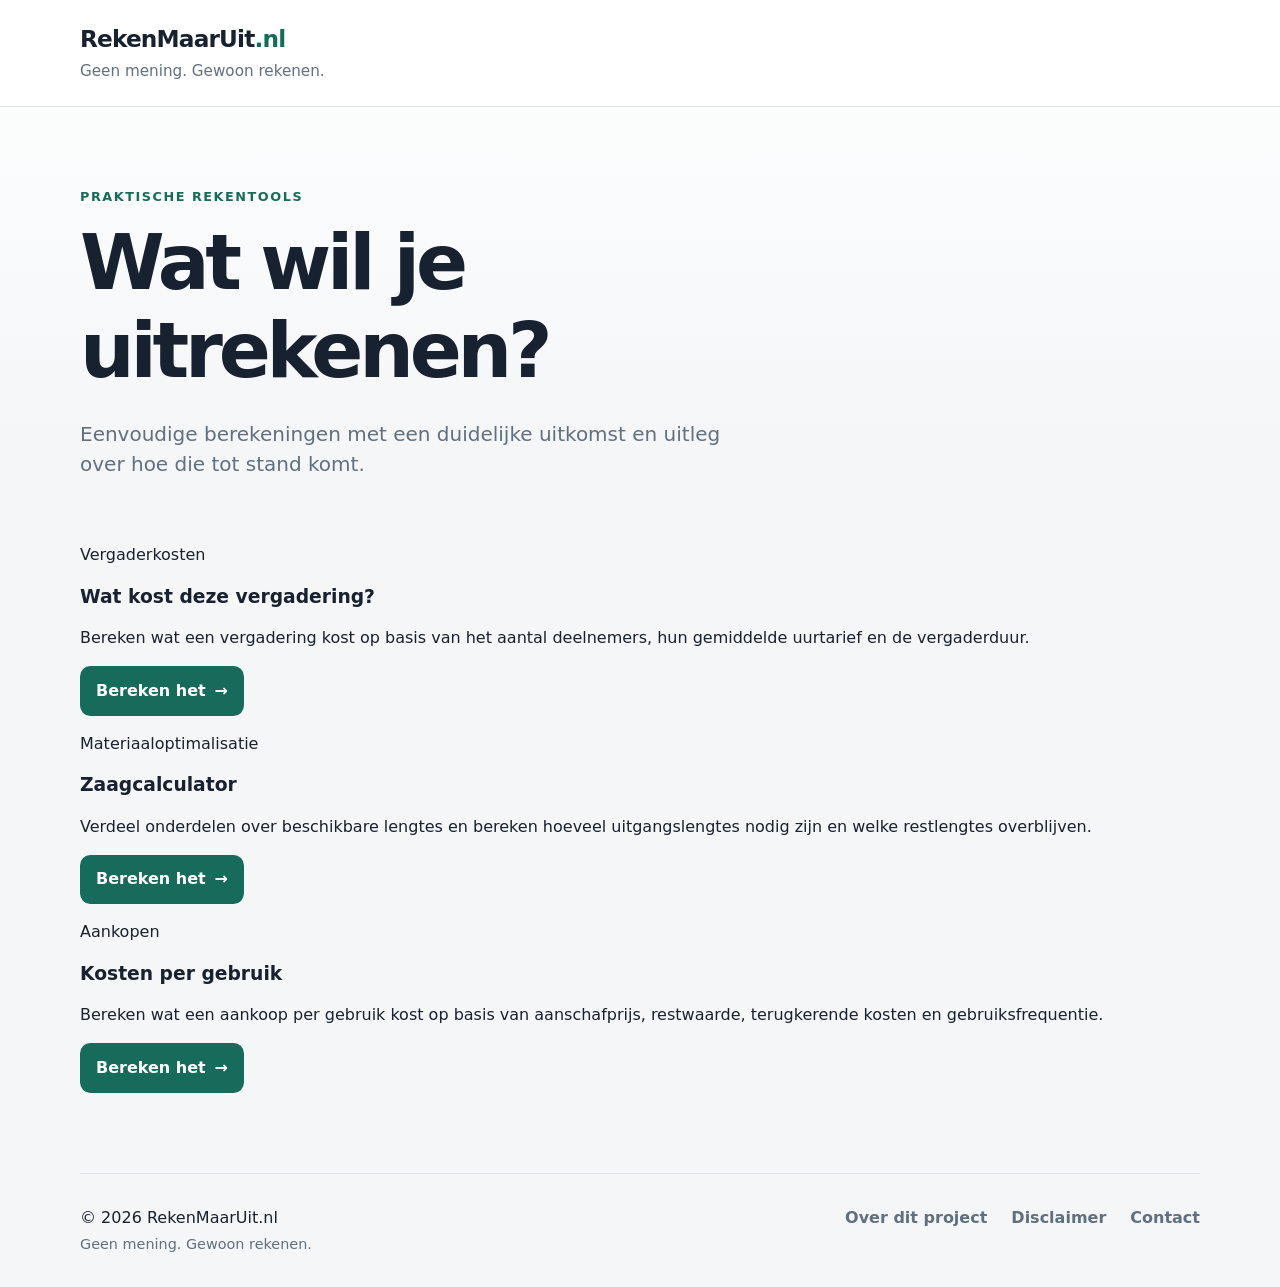
<file: index.html>
<!doctype html>
<html lang="nl">
<head>
    <meta charset="utf-8">
    <meta name="viewport" content="width=device-width, initial-scale=1">

    <title>RekenMaarUit.nl — Geen mening. Gewoon rekenen.</title>

    <meta
        name="description"
        content="Nuchtere en transparante rekentools voor alledaagse vragen."
    >
    <link rel="icon" type="image/png" href="./assets/icons/favicon-32.png">
    <link rel="stylesheet" href="./css/style.css">
    <script src="./js/main.js" defer></script>

</head>

<body>
    <header class="site-header">
        <div class="site-header__inner">
            <a class="logo" href="./index.html">
                RekenMaarUit<span>.nl</span>
            </a>

            <p class="tagline">Geen mening. Gewoon rekenen.</p>
        </div>
    </header>

    <main>
        <section class="hero">
            <p class="eyebrow">Praktische rekentools</p>

            <h1>Wat wil je uitrekenen?</h1>

            <p class="hero__intro">
                Eenvoudige berekeningen met een duidelijke uitkomst
                en uitleg over hoe die tot stand komt.
            </p>
        </section>

        <section class="tools" aria-labelledby="tools-heading">
            <h2 id="tools-heading" class="visually-hidden">
                Beschikbare rekentools
            </h2>

            <article class="tool-card">
                <div class="tool-card__content">
                    <p class="tool-card__category">Vergaderkosten</p>

                    <h3>Wat kost deze vergadering?</h3>

                    <p>
                        Bereken wat een vergadering kost op basis van
                        het aantal deelnemers, hun gemiddelde uurtarief
                        en de vergaderduur.
                    </p>
                </div>

                <a
                    class="button"
                    href="./tools/vergaderkosten/index.html"
                >
                    Bereken het
                    <span aria-hidden="true">→</span>
                </a>
            </article>
            <article class="tool-card">
                <div class="tool-card__content">
                    <p class="tool-card__category">Materiaaloptimalisatie</p>

                    <h3>Zaagcalculator</h3>

                    <p>
                        Verdeel onderdelen over beschikbare lengtes en bereken
                        hoeveel uitgangslengtes nodig zijn en welke restlengtes
                        overblijven.
                    </p>

                    <a
                        class="button"
                        href="./tools/zaagcalculator/index.html"
                    >
                        Bereken het
                        <span aria-hidden="true">→</span>
                    </a>
                </div>

            <article class="tool-card">
                <div class="tool-card__content">
                    <p class="tool-card__category">Aankopen</p>

                    <h3>Kosten per gebruik</h3>

                    <p>
                        Bereken wat een aankoop per gebruik kost op basis van
                        aanschafprijs, restwaarde, terugkerende kosten en
                        gebruiksfrequentie.
                    </p>

                    <a
                        class="button"
                        href="./tools/kosten-per-gebruik/index.html"
                    >
                        Bereken het
                        <span aria-hidden="true">→</span>
                    </a>
                </div>
            </article>
        </section>
    </main>

    <footer class="site-footer">

        <div class="site-footer__left">
            <p>&copy; <span id="year"></span> RekenMaarUit.nl</p>
            <p class="footer-tagline">Geen mening. Gewoon rekenen.</p>
        </div>

        <nav class="footer-nav" aria-label="Footer">
            <a href="/over.html">Over dit project</a>
            <a href="/disclaimer.html">Disclaimer</a>
            <a href="mailto:rekenmaaruit@proton.me">Contact</a>
        </nav>

    </footer>
</body>
</html>
</file>
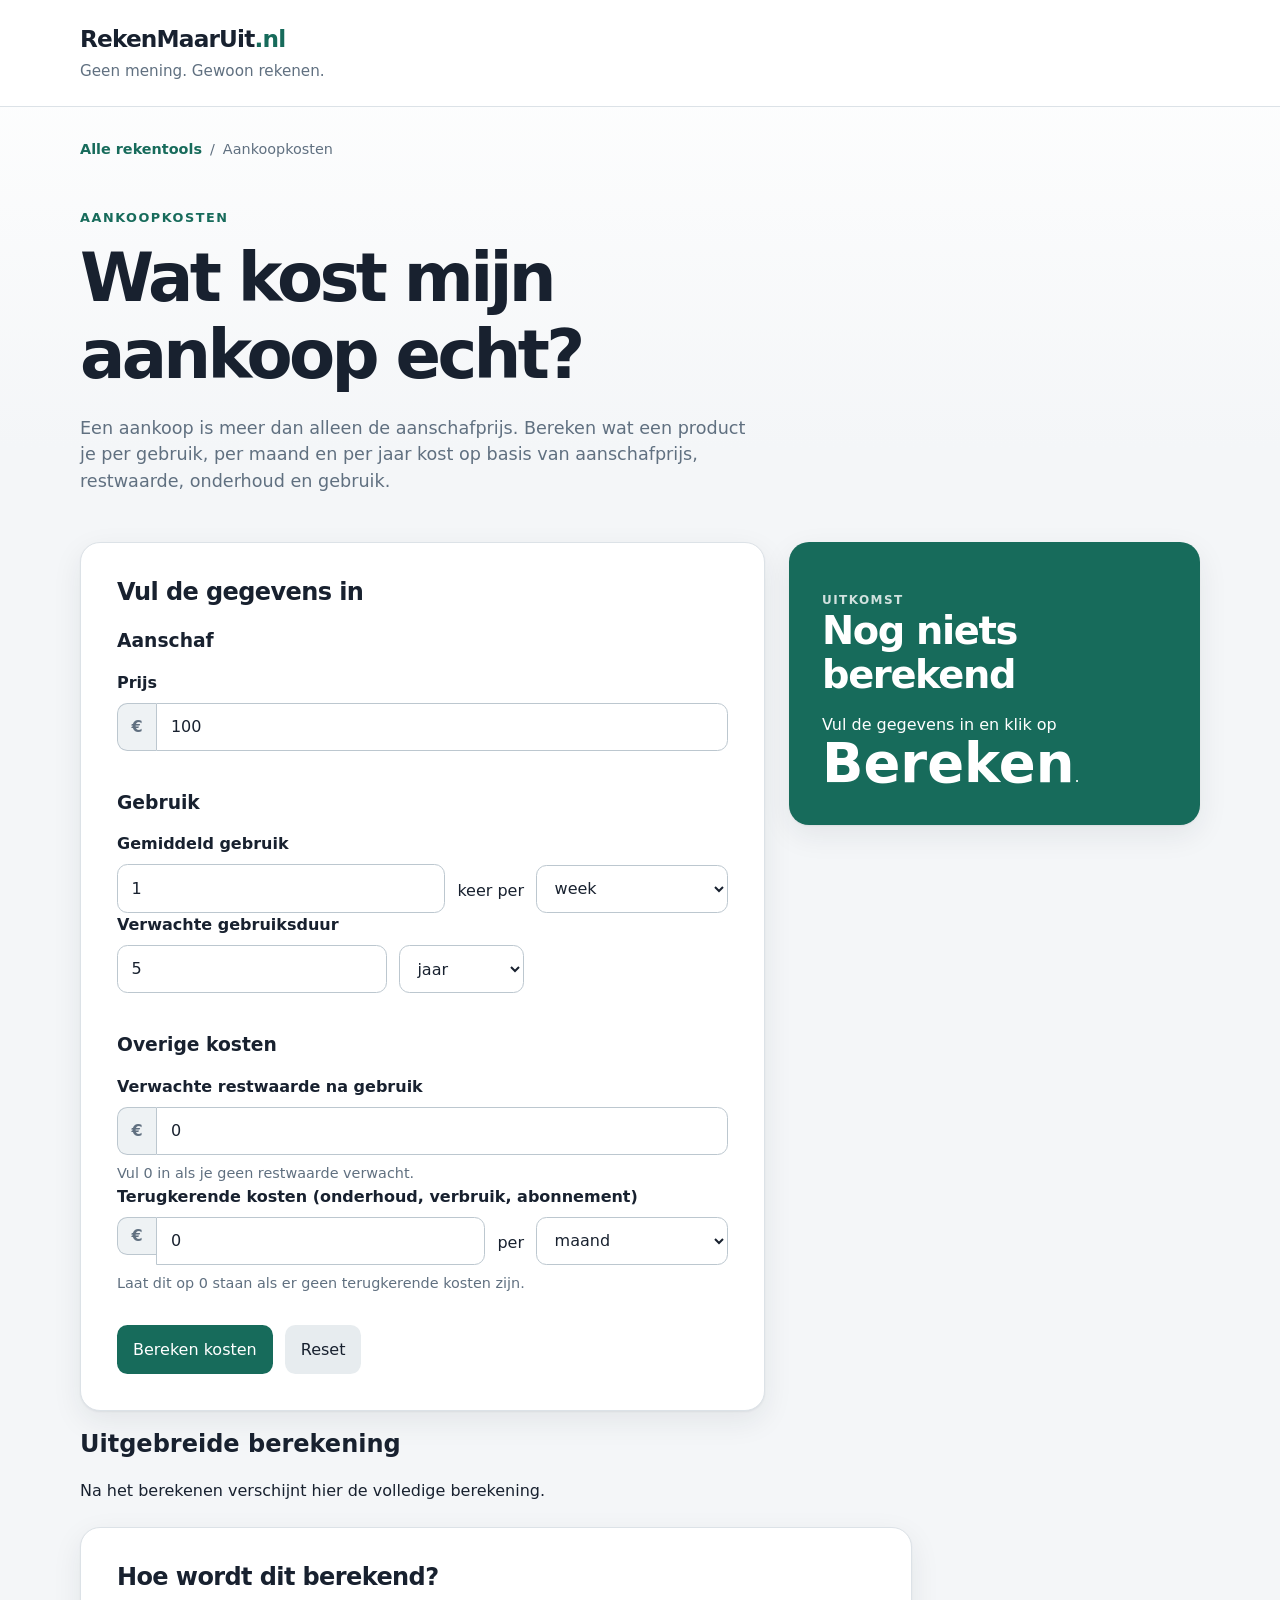
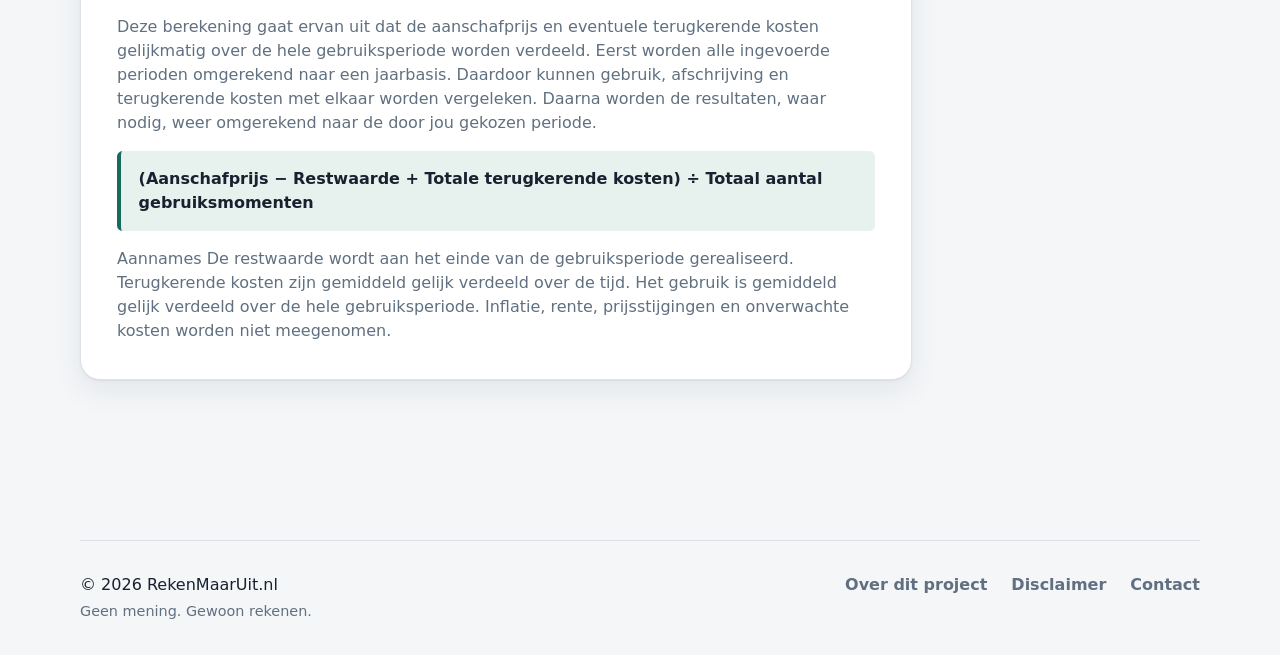
<file: tools/kosten-per-gebruik/index.html>
<!doctype html>
<html lang="nl">
<head>
    <meta charset="utf-8">
    <meta name="viewport" content="width=device-width, initial-scale=1">

    <title>Kosten per gebruik berekenen | RekenMaarUit.nl</title>

    <meta
        name="description"
        content="Bereken wat een aankoop per gebruik, per maand en per jaar kost op basis van aanschafprijs, restwaarde, onderhoud en gebruik."
    >

    <link rel="stylesheet" href="../../css/style.css">
    <script src="calculator.js" defer></script>

</head>

<body>
    <header class="site-header">
        <div class="site-header__inner">
            <a class="logo" href="../../index.html">
                RekenMaarUit<span>.nl</span>
            </a>

            <p class="tagline">Geen mening. Gewoon rekenen.</p>
        </div>
    </header>

    <main class="tool-page">
        <nav class="breadcrumb" aria-label="Kruimelpad">
            <a href="../../index.html">Alle rekentools</a>
            <span aria-hidden="true">/</span>
            <span>Aankoopkosten</span>
        </nav>

        <header class="tool-intro">
            <p class="eyebrow">Aankoopkosten</p>
            <h1>Wat kost mijn aankoop echt?</h1>
            <p>
                Een aankoop is meer dan alleen de aanschafprijs. Bereken wat een product je per gebruik, per maand en per jaar kost op basis van aanschafprijs, restwaarde, onderhoud en gebruik.
            </p>
        </header>

        <div class="calculator-layout">
            <section class="calculator-card" aria-labelledby="calculator-heading">
                <h2 id="calculator-heading">Vul de gegevens in</h2>
                <h3>Aanschaf</h3>
                <form id="kosten-per-gebruik-form" class="calculator-form">
                    <div class="form-field">
                        <label for="aanschafprijs">Prijs</label>

                        <div class="input-prefix">
                            <span aria-hidden="true">€</span>

                            <input
                                type="number"
                                id="aanschafprijs"
                                name="aanschafprijs"
                                min="0"
                                step="0.01"
                                value="100"
                                required
                            >
                        </div>
                    </div>

                    <div class="form-section">
                        <h3>Gebruik</h3>

                        <div class="form-field">
                            <label for="aantal-gebruiken">
                                Gemiddeld gebruik
                            </label>

                            <div class="compound-input">
                                <input
                                    type="number"
                                    id="aantal-gebruiken"
                                    name="aantal-gebruiken"
                                    min="1"
                                    step="1"
                                    value="1"
                                    required
                                >

                                <span>keer per</span>

                                <select
                                    id="gebruiksfrequentie"
                                    name="gebruiksfrequentie"
                                >
                                    <option value="dag">dag</option>
                                    <option value="week" selected>week</option>
                                    <option value="maand">maand</option>
                                    <option value="jaar">jaar</option>
                                </select>
                            </div>
                        </div>

                        <div class="form-field">
                            <label for="gebruiksperiode">
                                Verwachte gebruiksduur
                            </label>

                            <div class="compound-input">
                                <input
                                    type="number"
                                    id="gebruiksperiode"
                                    name="gebruiksperiode"
                                    min="0.1"
                                    step="0.1"
                                    value="5"
                                    required
                                >

                                <select
                                    id="periode-eenheid"
                                    name="periode-eenheid"
                                >
                                    <option value="dag">dagen</option>
                                    <option value="week">weken</option>
                                    <option value="maand">maanden</option>
                                    <option value="jaar" selected>jaar</option>
                                </select>
                            </div>
                        </div>
                    </div>

                    <div class="form-section">
                        <h3>Overige kosten</h3>

                        <div class="form-field">
                            <label for="restwaarde">
                                Verwachte restwaarde na gebruik
                            </label>

                            <div class="input-prefix">
                                <span aria-hidden="true">€</span>

                                <input
                                    type="number"
                                    id="restwaarde"
                                    name="restwaarde"
                                    min="0"
                                    step="0.01"
                                    value="0"
                                    required
                                >
                            </div>

                            <p class="field-help">
                                Vul 0 in als je geen restwaarde verwacht.
                            </p>
                        </div>

                        <div class="form-field">
                            <label for="terugkerende-kosten">Terugkerende kosten (onderhoud, verbruik, abonnement)</label>

                            <div class="compound-input">
                                <div class="input-prefix">
                                    <span aria-hidden="true">€</span>

                                    <input
                                        type="number"
                                        id="terugkerende-kosten"
                                        name="terugkerende-kosten"
                                        min="0"
                                        step="0.01"
                                        value="0"
                                        required
                                    >
                                </div>

                                <span>per</span>

                                <select
                                    id="terugkerende-kostenfrequentie"
                                    name="terugkerende-kostenfrequentie"
                                >
                                    <option value="dag">dag</option>
                                    <option value="week">week</option>
                                    <option value="maand" selected>maand</option>
                                    <option value="jaar">jaar</option>
                                </select>
                            </div>

                            <p class="field-help">
                                Laat dit op 0 staan als er geen terugkerende kosten zijn.
                            </p>
                        </div>
                    </div>

                    <div class="form-actions">
                        <button class="button" type="submit">
                            Bereken kosten
                        </button>

                        <button class="button button--secondary" type="reset">
                            Reset
                        </button>
                    </div>
                </form>
            </section>

            <section
                id="resultaat"
                class="result-card"
                aria-live="polite"
                aria-labelledby="resultaat-heading"
            >
                <p class="result-card__label">Uitkomst</p>

                <h2 id="resultaat-heading">Nog niets berekend</h2>

                <p>
                    Vul de gegevens in en klik op
                    <strong>Bereken</strong>.
                </p>
            </section>
        </div>

        <section
            id="uitgebreid-resultaat"
            class="expandedresult-card"
            aria-live="polite"
        >
            <h2>Uitgebreide berekening</h2>

            <p>Na het berekenen verschijnt hier de volledige berekening.</p>
        </section>

        <section class="explanation-card">
            <h2>Hoe wordt dit berekend?</h2>
            <p> Deze berekening gaat ervan uit dat de aanschafprijs en eventuele terugkerende kosten gelijkmatig over de hele gebruiksperiode worden verdeeld.
            Eerst worden alle ingevoerde perioden omgerekend naar een jaarbasis. Daardoor kunnen gebruik, afschrijving en terugkerende kosten met elkaar worden vergeleken. Daarna worden de resultaten, waar nodig, weer omgerekend naar de door jou gekozen periode.


            <p class="formula">
                (Aanschafprijs − Restwaarde + Totale terugkerende kosten) ÷ Totaal aantal gebruiksmomenten
            </p>

            <p>
                Aannames
                De restwaarde wordt aan het einde van de gebruiksperiode gerealiseerd.
                Terugkerende kosten zijn gemiddeld gelijk verdeeld over de tijd.
                Het gebruik is gemiddeld gelijk verdeeld over de hele gebruiksperiode.
                Inflatie, rente, prijsstijgingen en onverwachte kosten worden niet meegenomen.
            </p>
        </section>



    </main>

    <footer class="site-footer">

        <div class="site-footer__left">
            <p>&copy; <span id="year"></span> RekenMaarUit.nl</p>
            <p class="footer-tagline">Geen mening. Gewoon rekenen.</p>
        </div>

        <nav class="footer-nav" aria-label="Footer">
            <a href="/over.html">Over dit project</a>
            <a href="/disclaimer.html">Disclaimer</a>
            <a href="mailto:rekenmaaruit@proton.me">Contact</a>
        </nav>

    </footer>

    <script src="../../js/main.js"></script>
</body>
</html>
</file>
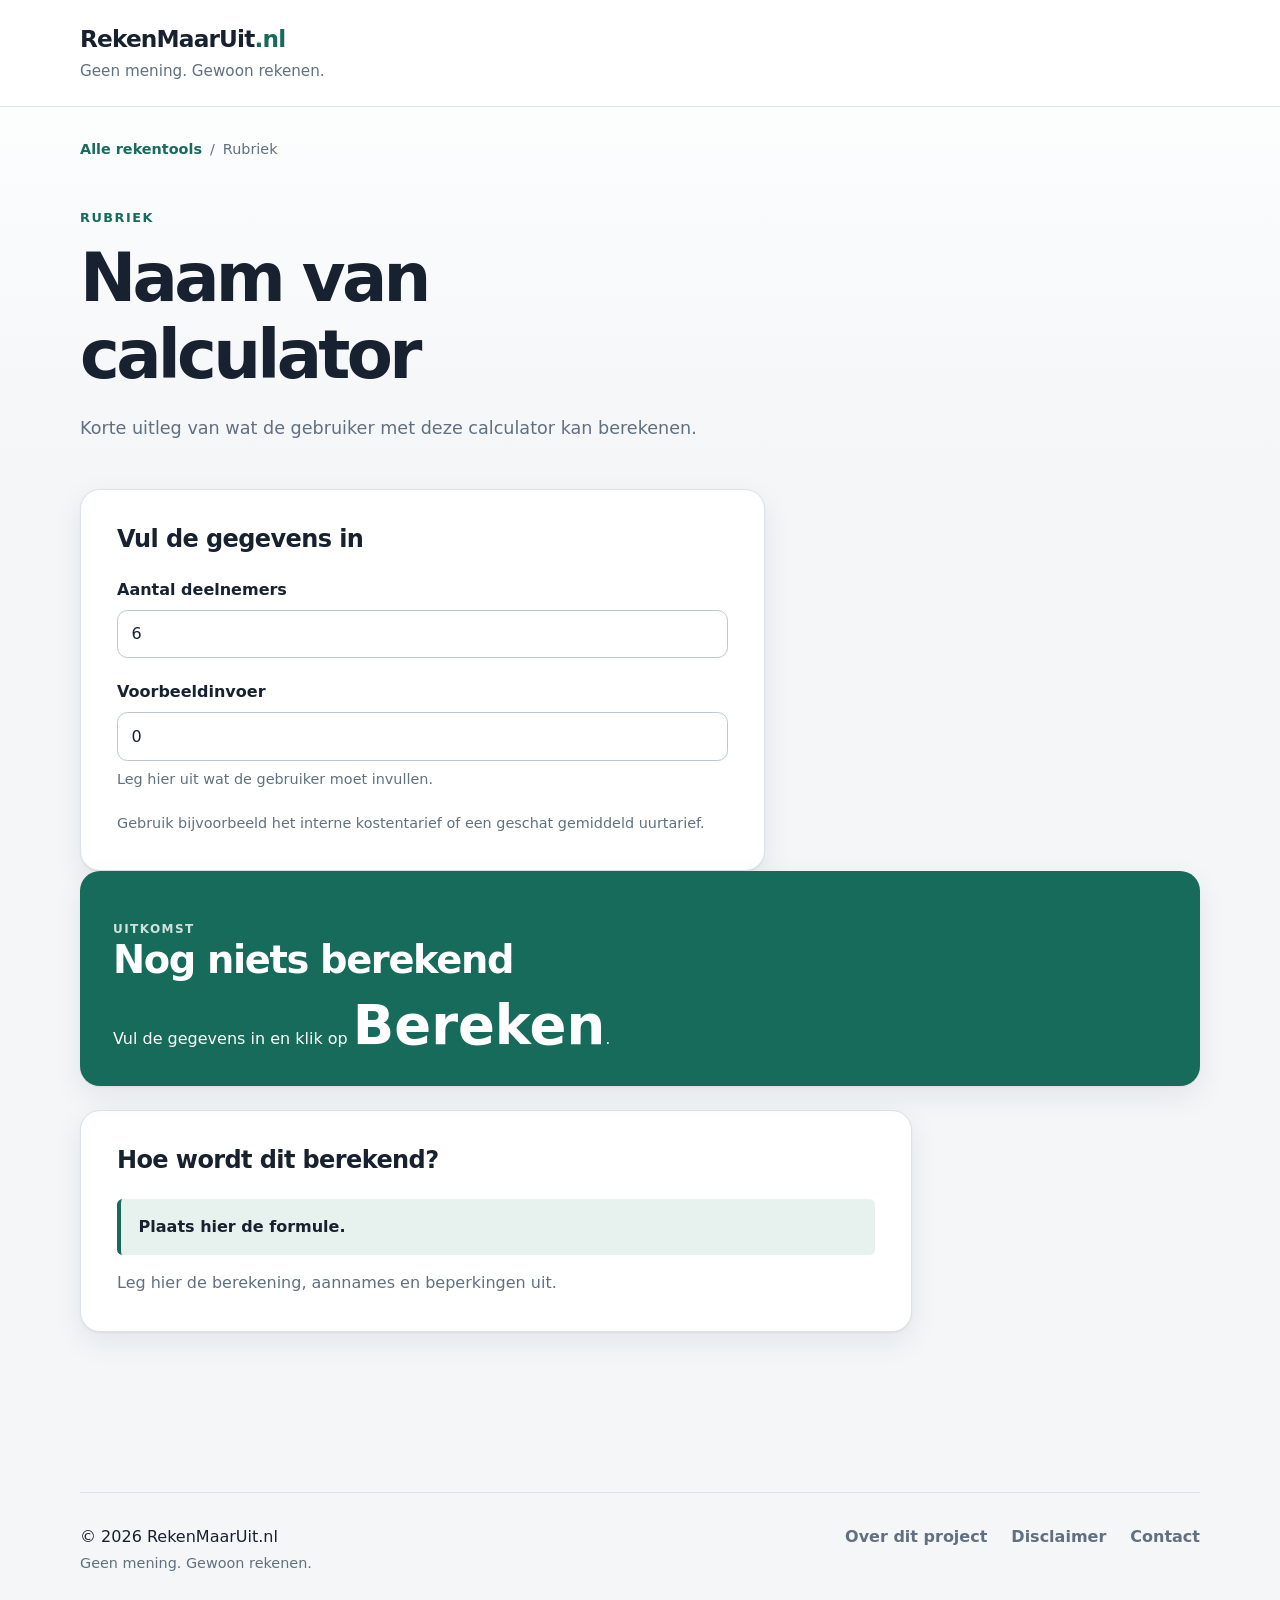
<file: tools/template/index.html>
<!doctype html>
<html lang="nl">
<head>
    <meta charset="utf-8">
    <meta name="viewport" content="width=device-width, initial-scale=1">

    <title>Naam van calculator | RekenMaarUit.nl</title>

    <meta
        name="description"
        content="Korte omschrijving van wat deze calculator berekent."
    >

    <link rel="stylesheet" href="../../css/style.css">
    <script src="calculator.js" defer></script>
</head>

<body>
    <header class="site-header">
        <div class="site-header__inner">
            <a class="logo" href="../../index.html">
                RekenMaarUit<span>.nl</span>
            </a>

            <p class="tagline">Geen mening. Gewoon rekenen.</p>
        </div>
    </header>

    <main class="tool-page">
        <nav class="breadcrumb" aria-label="Kruimelpad">
            <a href="../../index.html">Alle rekentools</a>
            <span aria-hidden="true">/</span>
            <span>Rubriek</span>
        </nav>

        <header class="tool-intro">
            <p class="eyebrow">Rubriek</p>
            <h1>Naam van calculator</h1>
            <p>
                Korte uitleg van wat de gebruiker met deze calculator kan berekenen.
            </p>
        </header>

        <div class="calculator-layout">
            <section class="calculator-card" aria-labelledby="calculator-heading">
                <h2 id="calculator-heading">Vul de gegevens in</h2>

                <form id="vergaderkosten-form" class="calculator-form">
                    <div class="form-field">
                        <label for="deelnemers">Aantal deelnemers</label>

                        <input
                            type="number"
                            id="deelnemers"
                            name="deelnemers"
                            min="1"
                            step="1"
                            value="6"
                            required
                        >
                    </div>

                    <div class="form-field">
                        <label for="voorbeeld">Voorbeeldinvoer</label>

                        <input
                            type="number"
                            id="voorbeeld"
                            name="voorbeeld"
                            min="0"
                            step="1"
                            value="0"
                            required
                        >

                        <p class="field-help">
                            Leg hier uit wat de gebruiker moet invullen.
                        </p>
                    </div>

                        <p class="field-help">
                            Gebruik bijvoorbeeld het interne kostentarief
                            of een geschat gemiddeld uurtarief.
                        </p>
                    </div>
                </form>
            </section>

            <section
                id="resultaat"
                class="result-card"
                aria-live="polite"
                aria-labelledby="resultaat-heading"
            >
                <p class="result-card__label">Uitkomst</p>

                <h2 id="resultaat-heading">Nog niets berekend</h2>

                <p>
                    Vul de gegevens in en klik op
                    <strong>Bereken</strong>.
                </p>
            </section>
        </div>

        <section class="explanation-card">
            <h2>Hoe wordt dit berekend?</h2>

            <p class="formula">
                Plaats hier de formule.
            </p>

            <p>
                Leg hier de berekening, aannames en beperkingen uit.
            </p>
        </section>
    </main>

    <footer class="site-footer">

        <div class="site-footer__left">
            <p>&copy; <span id="year"></span> RekenMaarUit.nl</p>
            <p class="footer-tagline">Geen mening. Gewoon rekenen.</p>
        </div>

        <nav class="footer-nav" aria-label="Footer">
            <a href="/over.html">Over dit project</a>
            <a href="/disclaimer.html">Disclaimer</a>
            <a href="mailto:rekenmaaruit@proton.me">Contact</a>
        </nav>

    </footer>

    <script src="../../js/main.js"></script>
</body>
</html>
</file>
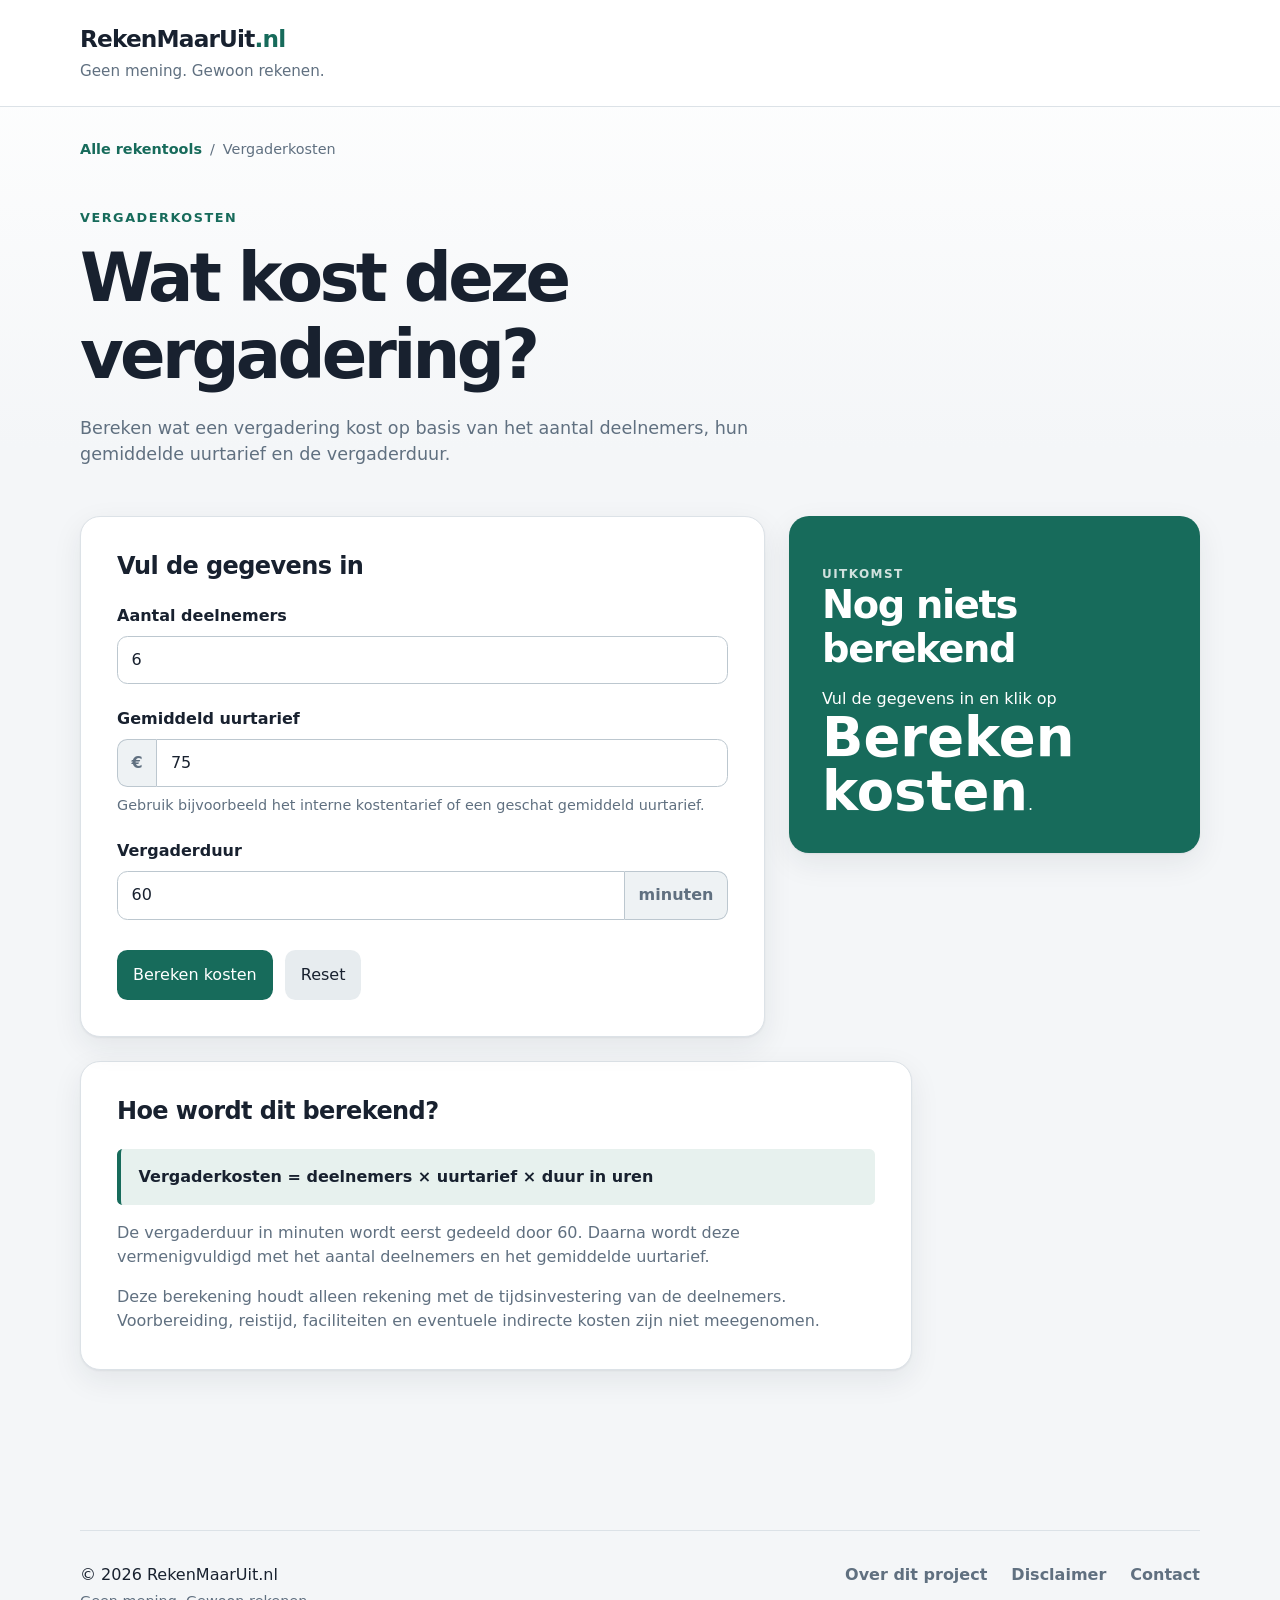
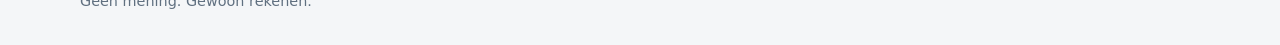
<file: tools/vergaderkosten/index.html>
<!doctype html>
<html lang="nl">
<head>
    <meta charset="utf-8">
    <meta name="viewport" content="width=device-width, initial-scale=1">

    <title>Wat kost deze vergadering? | RekenMaarUit.nl</title>

    <meta
        name="description"
        content="Bereken de geschatte kosten van een vergadering op basis van deelnemers, uurtarief en vergaderduur."
    >
    <link rel="icon" type="image/png" href="../../assets/icons/favicon-32.png">
    <link rel="stylesheet" href="../../css/style.css">
    <script src="calculator.js" defer></script>

</head>

<body>
    <header class="site-header">
        <div class="site-header__inner">
            <a class="logo" href="../../index.html">
                RekenMaarUit<span>.nl</span>
            </a>

            <p class="tagline">Geen mening. Gewoon rekenen.</p>
        </div>
    </header>

    <main class="tool-page">
        <nav class="breadcrumb" aria-label="Kruimelpad">
            <a href="../../index.html">Alle rekentools</a>
            <span aria-hidden="true">/</span>
            <span>Vergaderkosten</span>
        </nav>

        <header class="tool-intro">
            <p class="eyebrow">Vergaderkosten</p>

            <h1>Wat kost deze vergadering?</h1>

            <p>
                Bereken wat een vergadering kost op basis van het aantal
                deelnemers, hun gemiddelde uurtarief en de vergaderduur.
            </p>
        </header>

        <div class="calculator-layout">
            <section class="calculator-card" aria-labelledby="calculator-heading">
                <h2 id="calculator-heading">Vul de gegevens in</h2>

                <form id="vergaderkosten-form" class="calculator-form">
                    <div class="form-field">
                        <label for="deelnemers">Aantal deelnemers</label>

                        <input
                            type="number"
                            id="deelnemers"
                            name="deelnemers"
                            min="1"
                            step="1"
                            value="6"
                            required
                        >
                    </div>

                    <div class="form-field">
                        <label for="uurtarief">
                            Gemiddeld uurtarief
                        </label>

                        <div class="input-prefix">
                            <span aria-hidden="true">€</span>

                            <input
                                type="number"
                                id="uurtarief"
                                name="uurtarief"
                                min="0"
                                step="0.01"
                                value="75"
                                required
                            >
                        </div>

                        <p class="field-help">
                            Gebruik bijvoorbeeld het interne kostentarief
                            of een geschat gemiddeld uurtarief.
                        </p>
                    </div>

                    <div class="form-field">
                        <label for="duur">Vergaderduur</label>

                        <div class="input-suffix">
                            <input
                                type="number"
                                id="duur"
                                name="duur"
                                min="1"
                                step="1"
                                value="60"
                                required
                            >

                            <span>minuten</span>
                        </div>
                    </div>

                    <div class="form-actions">
                        <button class="button" type="submit">
                            Bereken kosten
                        </button>

                        <button class="button button--secondary" type="reset">
                            Reset
                        </button>
                    </div>
                </form>
            </section>

            <section
                id="resultaat"
                class="result-card"
                aria-live="polite"
                aria-labelledby="resultaat-heading"
            >
                <p class="result-card__label">Uitkomst</p>

                <h2 id="resultaat-heading">Nog niets berekend</h2>

                <p>
                    Vul de gegevens in en klik op
                    <strong>Bereken kosten</strong>.
                </p>
            </section>
        </div>

        <section class="explanation-card">
            <h2>Hoe wordt dit berekend?</h2>

            <p class="formula">
                Vergaderkosten = deelnemers × uurtarief × duur in uren
            </p>

            <p>
                De vergaderduur in minuten wordt eerst gedeeld door 60.
                Daarna wordt deze vermenigvuldigd met het aantal deelnemers
                en het gemiddelde uurtarief.
            </p>

            <p>
                Deze berekening houdt alleen rekening met de tijdsinvestering
                van de deelnemers. Voorbereiding, reistijd, faciliteiten en
                eventuele indirecte kosten zijn niet meegenomen.
            </p>
        </section>
    </main>

    <footer class="site-footer">

        <div class="site-footer__left">
            <p>&copy; <span id="year"></span> RekenMaarUit.nl</p>
            <p class="footer-tagline">Geen mening. Gewoon rekenen.</p>
        </div>

        <nav class="footer-nav" aria-label="Footer">
            <a href="/over.html">Over dit project</a>
            <a href="/disclaimer.html">Disclaimer</a>
            <a href="mailto:rekenmaaruit@proton.me">Contact</a>
        </nav>

    </footer>

    <script src="../../js/main.js"></script>
</body>
</html>
</file>
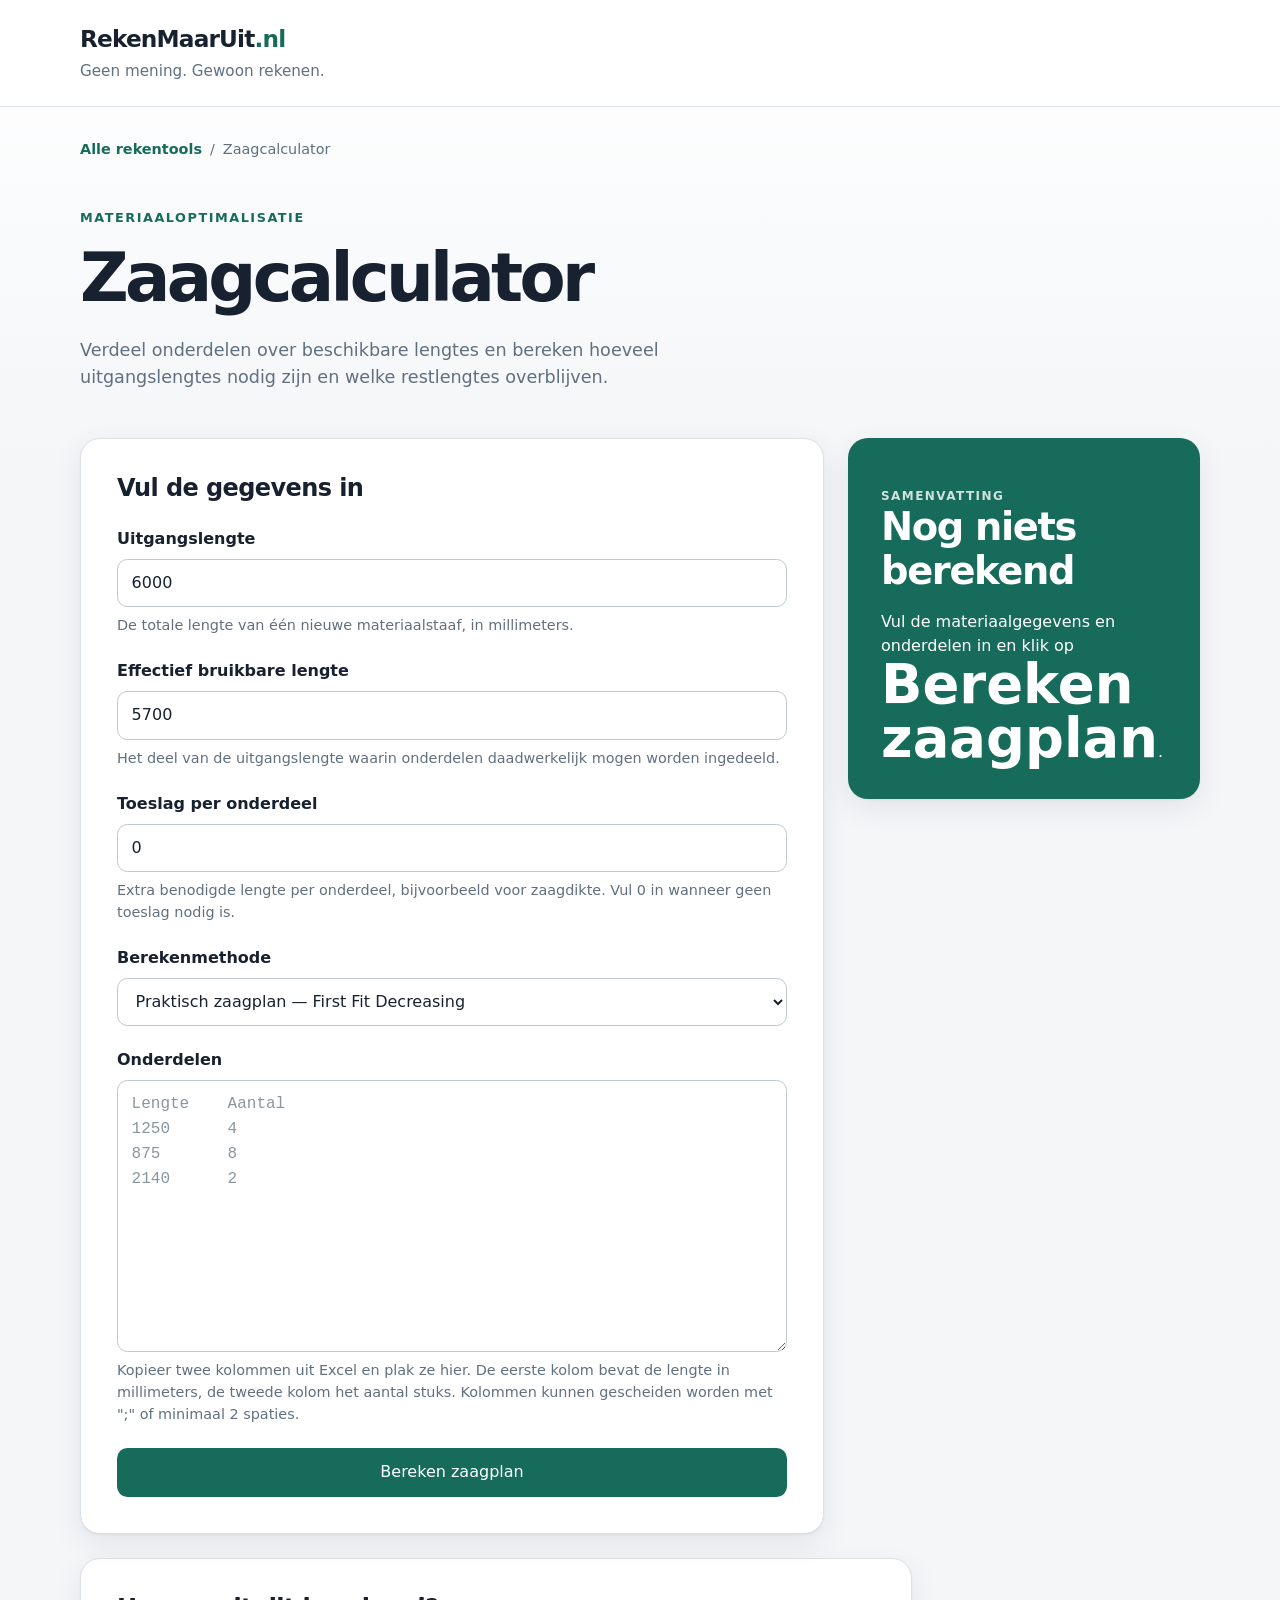
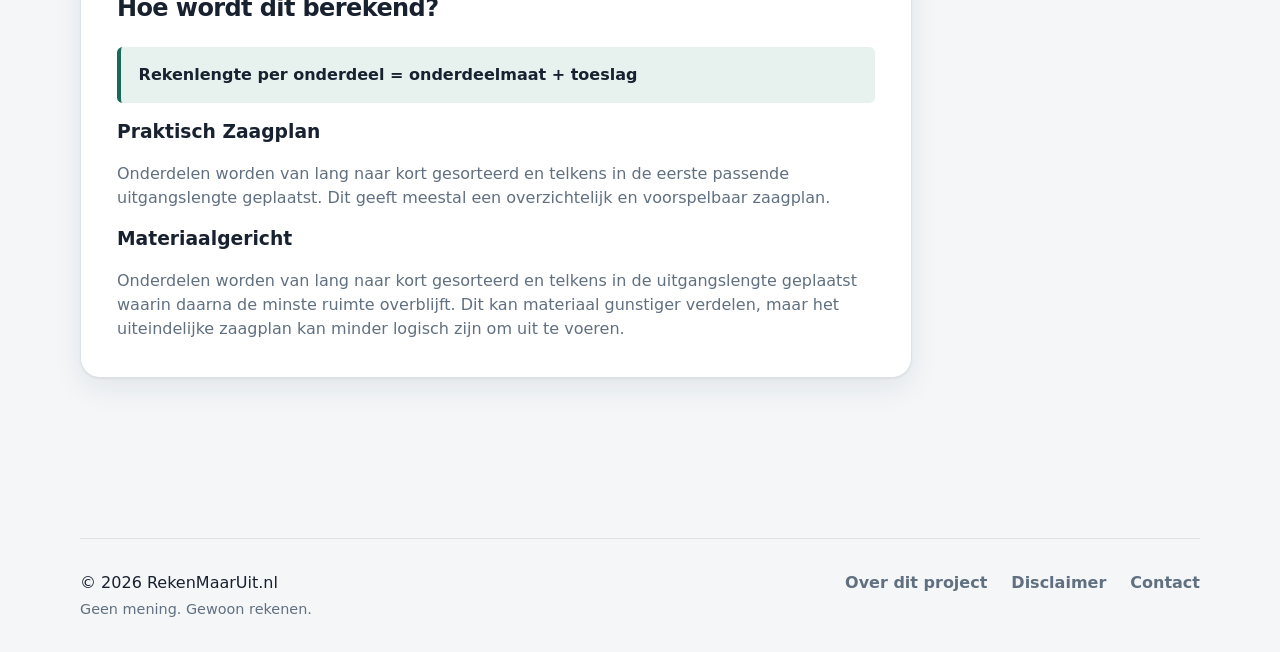
<file: tools/zaagcalculator/index.html>
<!doctype html>
<html lang="nl">
<head>
    <meta charset="utf-8">
    <meta name="viewport" content="width=device-width, initial-scale=1">

    <title>Zaagcalculator | RekenMaarUit.nl</title>

    <meta
        name="description"
        content="Bereken hoe onderdelen zo efficiënt mogelijk over beschikbare lengtes verdeeld kunnen worden."
    >

    <link rel="stylesheet" href="../../css/style.css">
    <script src="calculator.js" defer></script>


</head>

<body>
    <header class="site-header">
        <div class="site-header__inner">
            <a class="logo" href="../../index.html">
                RekenMaarUit<span>.nl</span>
            </a>

            <p class="tagline">Geen mening. Gewoon rekenen.</p>
        </div>
    </header>

    <main class="tool-page">
        <nav class="breadcrumb" aria-label="Kruimelpad">
            <a href="../../index.html">Alle rekentools</a>
            <span aria-hidden="true">/</span>
            <span>Zaagcalculator</span>
        </nav>

        <header class="tool-intro">
            <p class="eyebrow">Materiaaloptimalisatie</p>

            <h1>Zaagcalculator</h1>

            <p>
                Verdeel onderdelen over beschikbare lengtes en bereken
                hoeveel uitgangslengtes nodig zijn en welke restlengtes
                overblijven.
            </p>
        </header>

        <div class="calculator-layout">
            <section
                class="calculator-card"
                aria-labelledby="calculator-heading"
            >
                <h2 id="calculator-heading">Vul de gegevens in</h2>

                <form id="zaagcalculator-form" class="calculator-form">
                    <div class="form-field">
                        <label for="uitgangslengte">
                            Uitgangslengte
                        </label>

                        <input
                            type="number"
                            id="uitgangslengte"
                            name="uitgangslengte"
                            min="1"
                            step="1"
                            value="6000"
                            required
                        >

                        <p class="field-help">
                            De totale lengte van één nieuwe materiaalstaaf,
                            in millimeters.
                        </p>
                    </div>

                    <div class="form-field">
                        <label for="bruikbare-lengte">
                            Effectief bruikbare lengte
                        </label>

                        <input
                            type="number"
                            id="bruikbare-lengte"
                            name="bruikbare-lengte"
                            min="1"
                            step="1"
                            value="5700"
                            required
                        >

                        <p class="field-help">
                            Het deel van de uitgangslengte waarin onderdelen
                            daadwerkelijk mogen worden ingedeeld.
                        </p>
                    </div>

                    <div class="form-field">
                        <label for="toeslag">
                            Toeslag per onderdeel
                        </label>

                        <input
                            type="number"
                            id="toeslag"
                            name="toeslag"
                            min="0"
                            step="1"
                            value="0"
                            required
                        >

                        <p class="field-help">
                            Extra benodigde lengte per onderdeel, bijvoorbeeld
                            voor zaagdikte. Vul 0 in wanneer geen toeslag nodig is.
                        </p>
                    </div>

                    <div class="form-field">
                        <label for="berekenmethode">
                            Berekenmethode
                        </label>

                        <select
                            id="berekenmethode"
                            name="berekenmethode"
                        >
                            <option value="first-fit">
                                Praktisch zaagplan — First Fit Decreasing
                            </option>

                            <option value="best-fit">
                                Materiaalgericht — Best Fit Decreasing
                            </option>

                        </select>
                    </div>

                    <div class="form-field">
                        <label for="onderdelen">
                            Onderdelen
                        </label>

                        <textarea
                            id="onderdelen"
                            name="onderdelen"
                            rows="10"
                            placeholder="Lengte    Aantal&#10;1250      4&#10;875       8&#10;2140      2"
                            required
                        ></textarea>

                        <p class="field-help">
                            Kopieer twee kolommen uit Excel en plak ze hier.
                            De eerste kolom bevat de lengte in millimeters,
                            de tweede kolom het aantal stuks.
                            Kolommen kunnen gescheiden worden met ";" of minimaal 2 spaties.
                        </p>
                    </div>

                    <button type="submit" class="button">
                        Bereken zaagplan
                    </button>

                    <div
                        id="invoerfouten"
                        class="form-errors"
                        role="alert"
                        hidden
                    ></div>
                </form>
            </section>

            <section
                id="resultaat"
                class="result-card"
                aria-live="polite"
                aria-labelledby="resultaat-heading"
            >
                <p class="result-card__label">Samenvatting</p>

                <h2 id="resultaat-heading">
                    Nog niets berekend
                </h2>

                <p>
                    Vul de materiaalgegevens en onderdelen in en klik op
                    <strong>Bereken zaagplan</strong>.
                </p>
            </section>
        </div>
        <section
            id="zaagplan-resultaat"
            class="zaagplan-card"
            aria-live="polite"
            aria-labelledby="zaagplan-heading"
            hidden
        >
            <div class="zaagplan-card__header">
                <div>
                    <p class="eyebrow">Indeling</p>
                    <h2 id="zaagplan-heading">Zaagplan</h2>
                </div>

                <p id="zaagplan-methode" class="zaagplan-card__method"></p>
            </div>

            <div id="zaagplan-inhoud"></div>
        </section>

        <section class="explanation-card">
            <h2>Hoe wordt dit berekend?</h2>

            <p class="formula">
                Rekenlengte per onderdeel =
                onderdeelmaat + toeslag
            </p>
            <h3>Praktisch Zaagplan</h3>
            <p>
                Onderdelen worden van lang naar kort gesorteerd en telkens in de eerste passende uitgangslengte geplaatst.
                Dit geeft meestal een overzichtelijk en voorspelbaar zaagplan.
            </p>
            <h3>Materiaalgericht</h3>
            <p>
                Onderdelen worden van lang naar kort gesorteerd en telkens in de uitgangslengte geplaatst waarin daarna de minste ruimte overblijft.
                Dit kan materiaal gunstiger verdelen, maar het uiteindelijke zaagplan kan minder logisch zijn om uit te voeren.
            </p>
        </section>
    </main>

    <footer class="site-footer">
        <div class="site-footer__left">
            <p>
                &copy; <span id="year"></span> RekenMaarUit.nl
            </p>

            <p class="footer-tagline">
                Geen mening. Gewoon rekenen.
            </p>
        </div>

        <nav class="footer-nav" aria-label="Footer">
            <a href="/over.html">Over dit project</a>
            <a href="/disclaimer.html">Disclaimer</a>
            <a href="mailto:rekenmaaruit@proton.me">Contact</a>
        </nav>
    </footer>

    <script src="../../js/main.js"></script>
</body>
</html>
</file>
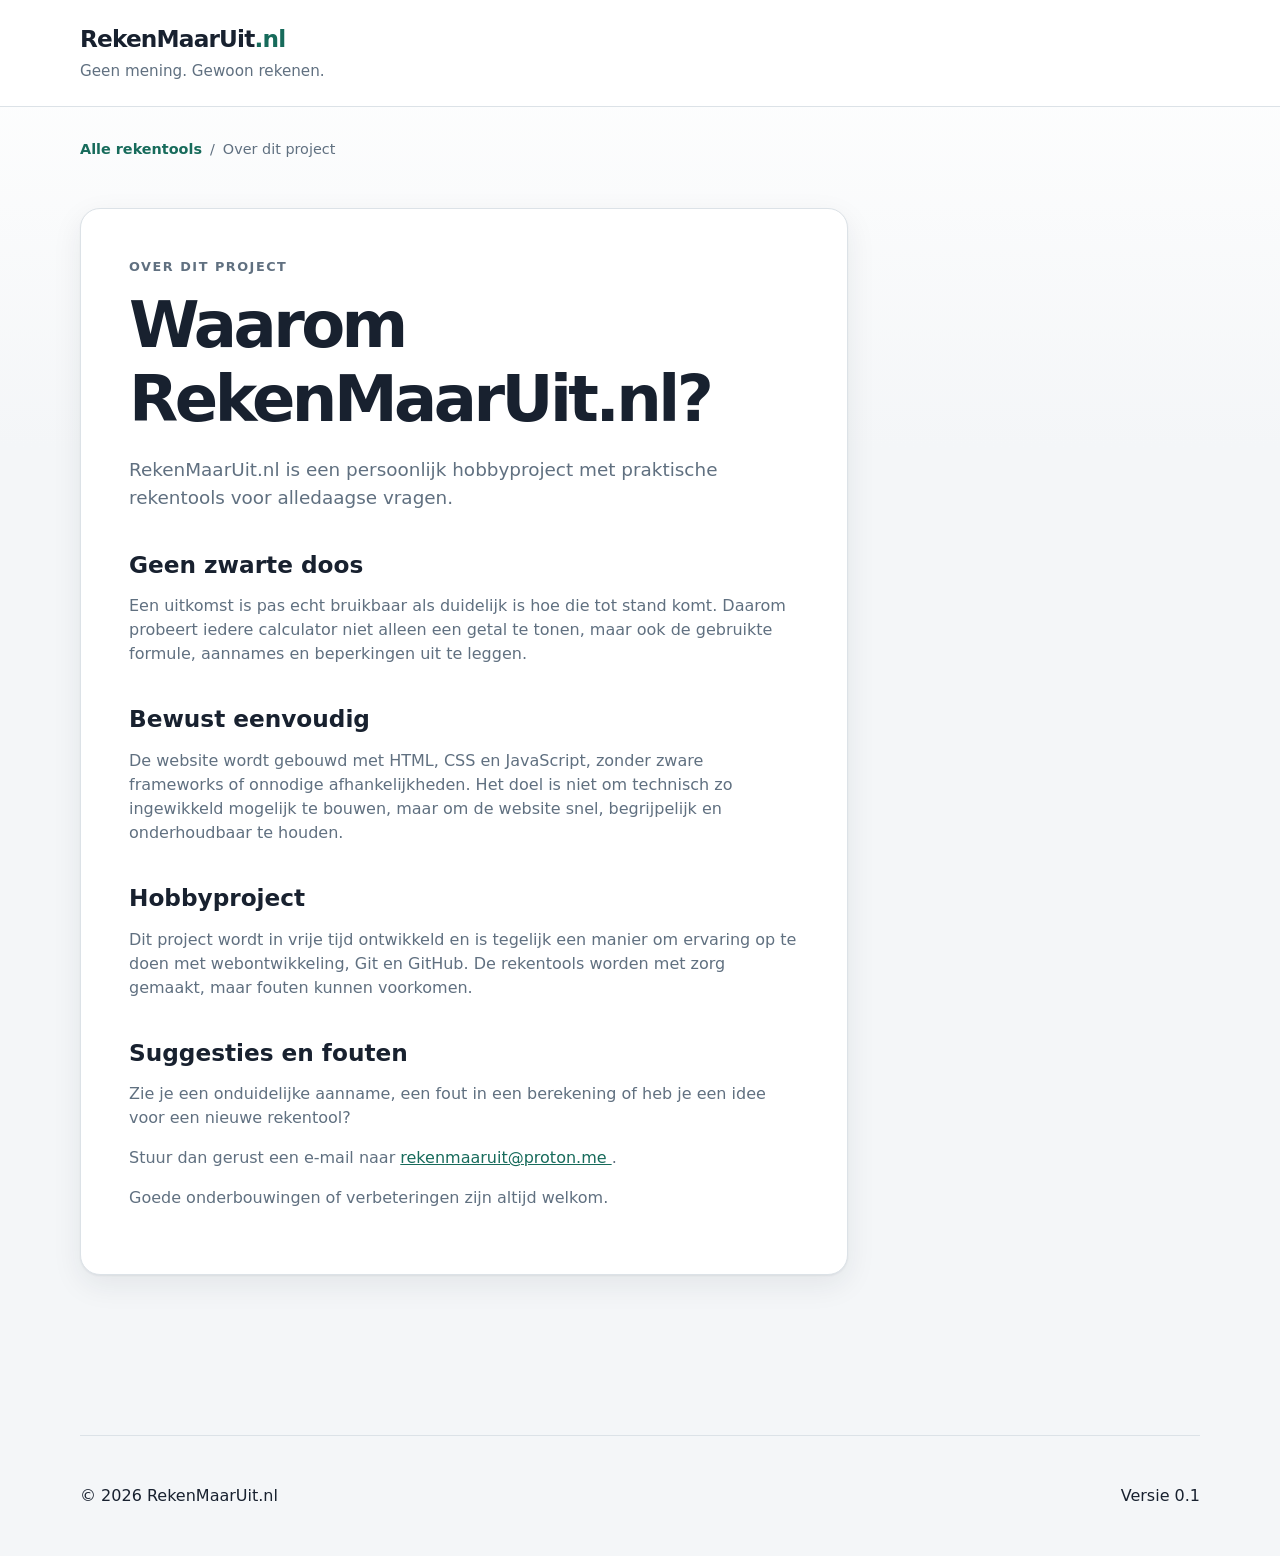
<file: over.html>
<!doctype html>
<html lang="nl">
<head>
    <meta charset="utf-8">
    <meta name="viewport" content="width=device-width, initial-scale=1">

    <title>Over RekenMaarUit.nl</title>

    <meta
        name="description"
        content="Lees meer over RekenMaarUit.nl, de uitgangspunten en de manier waarop de rekentools worden ontwikkeld."
    >

    <link rel="icon" type="image/png" href="./assets/icons/favicon.png">
    <link rel="stylesheet" href="./css/style.css">
    <script src="./js/main.js" defer></script>

</head>

<body>
    <header class="site-header">
        <div class="site-header__inner">
            <a class="logo" href="./index.html">
                RekenMaarUit<span>.nl</span>
            </a>

            <p class="tagline">Geen mening. Gewoon rekenen.</p>
        </div>
    </header>

    <main class="content-page">
        <nav class="breadcrumb" aria-label="Kruimelpad">
            <a href="./index.html">Alle rekentools</a>
            <span aria-hidden="true">/</span>
            <span>Over dit project</span>
        </nav>

        <article class="content-card">
            <p class="eyebrow">Over dit project</p>

            <h1>Waarom RekenMaarUit.nl?</h1>

            <p class="content-page__intro">
                RekenMaarUit.nl is een persoonlijk hobbyproject met
                praktische rekentools voor alledaagse vragen.
            </p>

            <h2>Geen zwarte doos</h2>

            <p>
                Een uitkomst is pas echt bruikbaar als duidelijk is hoe die
                tot stand komt. Daarom probeert iedere calculator niet alleen
                een getal te tonen, maar ook de gebruikte formule, aannames
                en beperkingen uit te leggen.
            </p>

            <h2>Bewust eenvoudig</h2>

            <p>
                De website wordt gebouwd met HTML, CSS en JavaScript, zonder
                zware frameworks of onnodige afhankelijkheden. Het doel is
                niet om technisch zo ingewikkeld mogelijk te bouwen, maar om
                de website snel, begrijpelijk en onderhoudbaar te houden.
            </p>

            <h2>Hobbyproject</h2>

            <p>
                Dit project wordt in vrije tijd ontwikkeld en is tegelijk een
                manier om ervaring op te doen met webontwikkeling, Git en
                GitHub. De rekentools worden met zorg gemaakt, maar fouten
                kunnen voorkomen.
            </p>

            <h2>Suggesties en fouten</h2>

                <p>
                    Zie je een onduidelijke aanname, een fout in een berekening
                    of heb je een idee voor een nieuwe rekentool?
                </p>

                <p>
                    Stuur dan gerust een e-mail naar
                    <a href="mailto:rekenmaaruit@proton.me">
                        rekenmaaruit@proton.me
                    </a>.
                </p>

                <p>
                    Goede onderbouwingen of verbeteringen zijn altijd welkom.
                </p>
        </article>
    </main>

    <footer class="site-footer">
        <p>&copy; <span id="year"></span> RekenMaarUit.nl</p>
        <p>Versie 0.1</p>
    </footer>
</body>
</html>
</file>
<file: css/style.css>
:root {
    font-family:
    Inter,
    ui-sans-serif,
    system-ui,
    -apple-system,
    BlinkMacSystemFont,
    "Segoe UI",
    sans-serif;

    line-height: 1.5;
    color: #18212f;
    background: #f4f6f8;

    --page-width: 1120px;
    --text-color: #18212f;
    --muted-color: #607080;
    --accent-color: #176b5b;
    --accent-dark: #105347;
    --surface-color: #ffffff;
    --border-color: #dce2e7;
    --soft-background: #e7f1ee;
    --shadow:
    0 1px 2px rgba(20, 35, 50, 0.06),
    0 10px 30px rgba(20, 35, 50, 0.08);
}

* {
    box-sizing: border-box;
}

html {
    min-height: 100%;
}

body {
    min-height: 100vh;
    margin: 0;
    background:
    linear-gradient(
        180deg,
        #ffffff 0,
        #f4f6f8 28rem
    );
}

a {
    color: var(--accent-color);
}

img {
    display: block;
    max-width: 100%;
}

/* Header */

.site-header {
    border-bottom: 1px solid var(--border-color);
    background: rgba(255, 255, 255, 0.92);
}

.site-header__inner {
    width: min(
        calc(100% - 3rem),
               var(--page-width)
    );
    margin: 0 auto;
    padding: 1.4rem 0;
}

.logo {
    display: inline-block;
    color: var(--text-color);
    font-size: 1.45rem;
    font-weight: 800;
    letter-spacing: -0.035em;
    text-decoration: none;
}

.logo span {
    color: var(--accent-color);
}

.tagline {
    margin: 0.2rem 0 0;
    color: var(--muted-color);
    font-size: 0.95rem;
}

/* Algemene paginabreedte */

/* Algemene paginabreedte */

main,
.site-footer {
    width: min(
        calc(100% - 3rem),
               var(--page-width)
    );
    margin-inline: auto;
}

/* Footer */

.site-footer {
    display: flex;
    justify-content: space-between;
    align-items: flex-start;
    gap: 2rem;
    margin-top: 5rem;
    padding: 2rem 0;
    border-top: 1px solid var(--border-color);
}

.site-footer__left {
    display: flex;
    flex-direction: column;
    gap: 0.25rem;
}

.site-footer__left p {
    margin: 0;
}

.footer-tagline {
    color: var(--muted-color);
    font-size: 0.9rem;
}

.footer-nav {
    display: flex;
    flex-wrap: wrap;
    gap: 1.5rem;
}

.footer-nav a {
    color: var(--muted-color);
    font-weight: 600;
    text-decoration: none;
}

.footer-nav a:hover {
    color: var(--accent-color);
}

@media (max-width: 600px) {
    main,
    .site-footer {
        width: min(
            calc(100% - 2rem),
                   var(--page-width)
        );
    }

    .site-footer {
        flex-direction: column;
        align-items: flex-start;
    }

    .footer-nav {
        flex-direction: column;
        gap: 0.6rem;
    }
}


/* Introductie */

.hero {
    max-width: 47rem;
    padding: 5rem 0 3rem;
}

.eyebrow {
    margin: 0 0 0.8rem;
    color: var(--accent-color);
    font-size: 0.8rem;
    font-weight: 800;
    letter-spacing: 0.12em;
    text-transform: uppercase;
}

h1,
h2,
h3 {
    line-height: 1.15;
    text-wrap: balance;
}

h1 {
    max-width: 13ch;
    margin: 0;
    font-size: clamp(2.5rem, 7vw, 4.8rem);
    letter-spacing: -0.055em;
}

.hero__intro,
.hero > p:last-child {
    max-width: 42rem;
    margin: 1.5rem 0 0;
    color: var(--muted-color);
    font-size: clamp(1.05rem, 2vw, 1.25rem);
}

/* Tegeloverzicht */

.tool-grid {
    display: grid;
    grid-template-columns:
    repeat(auto-fit, minmax(min(100%, 18rem), 1fr));
    gap: 1.5rem;
    padding: 0 0 5rem;
}

.tool-tile {
    display: flex;
    min-height: 28rem;
    flex-direction: column;
    overflow: hidden;
    background: var(--surface-color);
    border: 1px solid var(--border-color);
    border-radius: 1.25rem;
    box-shadow: var(--shadow);
    transition:
    transform 160ms ease,
    box-shadow 160ms ease,
    border-color 160ms ease;
}

.tool-tile:hover {
    transform: translateY(-4px);
    border-color: #bdcbc7;
    box-shadow:
    0 2px 4px rgba(20, 35, 50, 0.06),
    0 18px 45px rgba(20, 35, 50, 0.12);
}

.tool-tile__visual {
    display: grid;
    min-height: 11rem;
    place-items: center;
    overflow: hidden;
    color: var(--accent-color);
    background:
    radial-gradient(
        circle at 70% 25%,
        rgba(255, 255, 255, 0.95),
                    transparent 35%
    ),
    var(--soft-background);
    font-size: 4rem;
    font-weight: 900;
}

.tool-tile__visual img {
    width: 100%;
    height: 100%;
    min-height: 11rem;
    object-fit: cover;
}

.tool-tile__content {
    display: flex;
    flex: 1;
    flex-direction: column;
    align-items: flex-start;
    padding: 1.75rem;
}

.tool-tile__label {
    margin: 0 0 0.75rem;
    color: var(--accent-color);
    font-size: 0.75rem;
    font-weight: 800;
    letter-spacing: 0.1em;
    text-transform: uppercase;
}

.tool-tile h2,
.tool-tile h3 {
    margin: 0;
    font-size: 1.55rem;
    letter-spacing: -0.025em;
}

.tool-tile__content > p:not(.tool-tile__label) {
    margin: 1rem 0 1.5rem;
    color: var(--muted-color);
}

.tool-tile__link,
.button {
    display: inline-flex;
    align-items: center;
    justify-content: center;
    gap: 0.55rem;
    margin-top: auto;
    padding: 0.8rem 1rem;
    color: #ffffff;
    background: var(--accent-color);
    border-radius: 0.65rem;
    font-weight: 750;
    text-decoration: none;
    transition:
    background 150ms ease,
    transform 150ms ease;
}

.tool-tile__link:hover,
.button:hover {
    background: var(--accent-dark);
}

.tool-tile__link:active,
.button:active {
    transform: translateY(1px);
}

/* Footer */

.site-footer {
    display: flex;
    justify-content: space-between;
    align-items: flex-start;
    gap: 2rem;
    margin-top: 5rem;
    padding: 2rem 0;
    border-top: 1px solid var(--border-color);
}

.site-footer__left {
    display: flex;
    flex-direction: column;
    gap: 0.25rem;
}

.site-footer__left p {
    margin: 0;
}

.footer-tagline {
    color: var(--muted-color);
    font-size: 0.9rem;
}

.footer-nav {
    display: flex;
    flex-wrap: wrap;
    gap: 1.5rem;
}

.footer-nav a {
    color: var(--muted-color);
    font-weight: 600;
    text-decoration: none;
}

.footer-nav a:hover {
    color: var(--accent-color);
}

@media (max-width: 600px) {
    .site-footer {
        flex-direction: column;
        align-items: flex-start;
    }

    .footer-nav {
        flex-direction: column;
        gap: 0.6rem;
    }
}

/* Alleen zichtbaar voor schermlezers */

.visually-hidden {
    position: absolute;
    width: 1px;
    height: 1px;
    padding: 0;
    overflow: hidden;
    clip: rect(0, 0, 0, 0);
    white-space: nowrap;
    border: 0;
}

/* Toetsenbordnavigatie */

a:focus-visible,
button:focus-visible,
input:focus-visible,
select:focus-visible,
textarea:focus-visible {
    outline: 3px solid rgba(23, 107, 91, 0.3);
    outline-offset: 3px;
}
/* Mobiel */

@media (max-width: 600px) {
    .site-header__inner,
    main,
    .site-footer {
        width: min(
            calc(100% - 2rem),
                   var(--page-width)
        );
    }

    .hero {
        padding: 3.5rem 0 2.5rem;
    }

    h1 {
        font-size: clamp(2.4rem, 13vw, 3.5rem);
    }

    .tool-grid {
        gap: 1rem;
        padding-bottom: 3.5rem;
    }

    .tool-tile {
        min-height: auto;
        border-radius: 1rem;
    }

    .tool-tile__content {
        padding: 1.4rem;
    }

    .site-footer {
        flex-direction: column;
        align-items: flex-start;
    }
}

@media (prefers-reduced-motion: reduce) {
    *,
    *::before,
    *::after {
        scroll-behavior: auto !important;
        transition: none !important;
    }
}

/* Calculatorpagina */

.tool-page {
    padding-top: 2rem;
    padding-bottom: 5rem;
}

.breadcrumb {
    display: flex;
    flex-wrap: wrap;
    gap: 0.5rem;
    margin-bottom: 3rem;
    color: var(--muted-color);
    font-size: 0.9rem;
}

.breadcrumb a {
    font-weight: 700;
    text-decoration: none;
}

.breadcrumb a:hover {
    text-decoration: underline;
}

.tool-intro {
    max-width: 48rem;
    margin-bottom: 3rem;
}

.tool-intro h1 {
    max-width: 15ch;
    font-size: clamp(2.4rem, 6vw, 4.2rem);
}

.tool-intro > p:last-child {
    max-width: 42rem;
    margin: 1.25rem 0 0;
    color: var(--muted-color);
    font-size: 1.1rem;
}

.calculator-layout {
    display: grid;
    grid-template-columns: minmax(0, 1.25fr) minmax(18rem, 0.75fr);
    gap: 1.5rem;
    align-items: start;
}

.calculator-card,
.result-card,
.explanation-card {
    background: var(--surface-color);
    border: 1px solid var(--border-color);
    border-radius: 1.25rem;
    box-shadow: var(--shadow);
}

.calculator-card {
    padding: clamp(1.4rem, 3vw, 2.25rem);
}

.calculator-card h2,
.explanation-card h2 {
    margin: 0 0 1.5rem;
    font-size: 1.5rem;
    letter-spacing: -0.025em;
}

.calculator-form {
    display: grid;
    gap: 1.4rem;
}

.form-field {
    display: grid;
    gap: 0.5rem;
}

.form-field label {
    font-weight: 750;
}

.form-field input,
.form-field select,
.form-field textarea {
    width: 100%;
    min-height: 3rem;
    padding: 0.7rem 0.85rem;
    color: var(--text-color);
    background: #ffffff;
    border: 1px solid #bcc7cf;
    border-radius: 0.65rem;
    font: inherit;
    font-size: 1rem;
}

.form-field input:hover,
.form-field select:hover,
.form-field textarea:hover {
    border-color: #96a6b1;
}

.form-field input:focus,
.form-field select:focus,
.form-field textarea:focus {
    border-color: var(--accent-color);
    outline: 3px solid rgba(23, 107, 91, 0.16);
}

.field-help {
    margin: 0;
    color: var(--muted-color);
    font-size: 0.9rem;
}

.input-prefix,
.input-suffix {
    display: flex;
    align-items: stretch;
}

.input-prefix > span,
.input-suffix > span {
    display: flex;
    align-items: center;
    padding: 0 0.85rem;
    color: var(--muted-color);
    background: #eef2f4;
    border: 1px solid #bcc7cf;
    font-weight: 700;
    white-space: nowrap;
}

.input-prefix > span {
    border-right: 0;
    border-radius: 0.65rem 0 0 0.65rem;
}

.input-prefix input {
    border-radius: 0 0.65rem 0.65rem 0;
}

.input-suffix input {
    border-radius: 0.65rem 0 0 0.65rem;
}

.input-suffix > span {
    border-left: 0;
    border-radius: 0 0.65rem 0.65rem 0;
}

.form-actions {
    display: flex;
    flex-wrap: wrap;
    gap: 0.75rem;
    padding-top: 0.5rem;
}

button.button {
    border: 0;
    cursor: pointer;
    font: inherit;
}

.button--secondary {
    color: var(--text-color);
    background: #e7ecef;
}

.button--secondary:hover {
    background: #dbe2e6;
}

.result-card {
    position: sticky;
    top: 1.5rem;
    padding: clamp(1.4rem, 3vw, 2rem);
    color: #ffffff;
    background: var(--accent-color);
    border-color: transparent;
}

.result-card__label {
    margin: 0 0 0.7rem;
    font-size: 0.75rem;
    font-weight: 800;
    letter-spacing: 0.12em;
    text-transform: uppercase;
    opacity: 0.8;
}

.result-card h2 {
    margin: 0;
    font-size: clamp(1.65rem, 4vw, 2.4rem);
    letter-spacing: -0.035em;
}

.result-card p {
    margin: 1rem 0 0;
}

.result-card strong {
    font-size: clamp(2rem, 5vw, 3.4rem);
    line-height: 1;
}

.explanation-card {
    max-width: 52rem;
    margin-top: 1.5rem;
    padding: clamp(1.4rem, 3vw, 2.25rem);
}

.explanation-card p {
    color: var(--muted-color);
}

.explanation-card p:last-child {
    margin-bottom: 0;
}

.formula {
    padding: 1rem 1.1rem;
    color: var(--text-color) !important;
    background: var(--soft-background);
    border-left: 4px solid var(--accent-color);
    border-radius: 0.35rem;
    font-weight: 750;
}

@media (max-width: 800px) {
    .calculator-layout {
        grid-template-columns: 1fr;
    }

    .result-card {
        position: static;
    }
}

@media (max-width: 500px) {
    .tool-page {
        padding-top: 1.25rem;
        padding-bottom: 3.5rem;
    }

    .breadcrumb {
        margin-bottom: 2rem;
    }

    .tool-intro {
        margin-bottom: 2rem;
    }

    .form-actions {
        flex-direction: column;
    }

    .form-actions .button {
        width: 100%;
    }

    .input-suffix > span {
        padding-inline: 0.65rem;
    }
}

/* 404-pagina */

.error-page {
    display: grid;
    min-height: 68vh;
    place-items: center;
    padding-top: 4rem;
    padding-bottom: 5rem;
}

.error-card {
    position: relative;
    width: min(100%, 46rem);
    overflow: hidden;
    padding: clamp(2rem, 6vw, 4.5rem);
    background: var(--surface-color);
    border: 1px solid var(--border-color);
    border-radius: 1.5rem;
    box-shadow: var(--shadow);
}

.error-code {
    position: absolute;
    top: -2.5rem;
    right: 1rem;
    margin: 0;
    color: var(--soft-background);
    font-size: clamp(8rem, 24vw, 16rem);
    font-weight: 900;
    line-height: 1;
    letter-spacing: -0.08em;
    pointer-events: none;
    user-select: none;
}

.error-card > *:not(.error-code) {
    position: relative;
}

.error-card h1 {
    max-width: 12ch;
    margin: 0;
    font-size: clamp(2.4rem, 7vw, 4.5rem);
}

.error-intro {
    max-width: 38rem;
    margin: 1.4rem 0 2rem;
    color: var(--muted-color);
    font-size: 1.1rem;
}

.error-note {
    margin: 2rem 0 0;
    color: var(--muted-color);
    font-size: 0.9rem;
    font-style: italic;
}

@media (max-width: 600px) {
    .error-page {
        min-height: auto;
        padding-top: 2rem;
        padding-bottom: 3.5rem;
    }

    .error-card {
        padding: 2rem 1.4rem;
        border-radius: 1rem;
    }

    .error-code {
        top: -1rem;
        right: 0.5rem;
        font-size: 9rem;
    }
}

/* Algemene inhoudspagina */

.content-page {
    padding-top: 2rem;
    padding-bottom: 5rem;
}

.content-card {
    max-width: 48rem;
    padding: clamp(1.5rem, 4vw, 3rem);
    background: var(--surface-color);
    border: 1px solid var(--border-color);
    border-radius: 1.25rem;
    box-shadow: var(--shadow);
}

.content-card h1 {
    max-width: 14ch;
    margin: 0;
    font-size: clamp(2.4rem, 6vw, 4rem);
}

.content-card h2 {
    margin: 2.5rem 0 0.75rem;
    font-size: 1.45rem;
}

.content-card p {
    color: var(--muted-color);
}

.content-page__intro {
    margin: 1.25rem 0 2rem;
    font-size: 1.15rem;
}

@media (max-width: 600px) {
    .content-page {
        padding-top: 1.25rem;
        padding-bottom: 3.5rem;
    }

    .content-card {
        padding: 1.5rem;
        border-radius: 1rem;
    }
}

.site-principle {
    margin: 2rem 0;
    padding: 1rem 1.25rem;
    border-left: 4px solid var(--accent-color);
    background: var(--soft-background);
    font-weight: 700;
    color: var(--text-color);
}

/* Zaagcalculator */

#zaagcalculator-form textarea {
min-height: 16rem;
resize: vertical;
tab-size: 4;
white-space: pre;
font-family:
ui-monospace,
SFMono-Regular,
Consolas,
"Liberation Mono",
monospace;
line-height: 1.55;
}

#zaagcalculator-form textarea::placeholder {
color: #8996a0;
}

.form-errors {
    padding: 1rem 1.1rem;
    color: #7a211b;
    background: #fff0ee;
    border: 1px solid #efc0bb;
    border-left: 4px solid #b23a32;
    border-radius: 0.65rem;
}

.form-errors p {
    margin: 0;
}

.form-errors ul {
    margin: 0.6rem 0 0;
    padding-left: 1.25rem;
}

.form-errors li + li {
    margin-top: 0.35rem;
}

.zaag-summary {
    display: grid;
    gap: 0.85rem;
    margin-top: 1.5rem;
}

.zaag-summary__item {
    display: flex;
    justify-content: space-between;
    gap: 1.5rem;
    padding-bottom: 0.75rem;
    border-bottom: 1px solid rgba(255, 255, 255, 0.25);
}

.zaag-summary__item:last-child {
    padding-bottom: 0;
    border-bottom: 0;
}

.zaag-summary__label {
    opacity: 0.82;
}

.zaag-summary__value {
    font-weight: 800;
    text-align: right;
}

.zaagplan {
    display: grid;
    gap: 1rem;
    margin-top: 1.5rem;
}

.zaagplan-item {
    padding: 1rem;
    color: var(--text-color);
    background: var(--surface-color);
    border: 1px solid var(--border-color);
    border-radius: 0.85rem;
}

.zaagplan-item__header {
    display: flex;
    flex-wrap: wrap;
    justify-content: space-between;
    gap: 0.5rem 1rem;
    margin-bottom: 0.85rem;
}

.zaagplan-item__title {
    margin: 0;
    font-size: 1rem;
    font-weight: 800;
}

.zaagplan-item__rest {
    margin: 0;
    color: var(--muted-color);
    font-size: 0.9rem;
    font-weight: 700;
}

.zaagplan-item__pieces {
    display: flex;
    flex-wrap: wrap;
    gap: 0.5rem;
    margin: 0;
    padding: 0;
    list-style: none;
}

.zaagplan-item__piece {
    padding: 0.4rem 0.65rem;
    color: var(--accent-dark);
    background: var(--soft-background);
    border-radius: 999px;
    font-size: 0.9rem;
    font-weight: 750;
}

.zaagplan-item__details {
    display: grid;
    grid-template-columns: repeat(
        auto-fit,
        minmax(9rem, 1fr)
    );
    gap: 0.6rem 1rem;
    margin-top: 1rem;
    padding-top: 0.85rem;
    border-top: 1px solid var(--border-color);
}

.zaagplan-item__details p {
    margin: 0;
    color: var(--muted-color);
    font-size: 0.9rem;
}

.zaagplan-item__details strong {
    color: var(--text-color);
    font-size: inherit;
}

.zaagbalk {
    display: flex;
    width: 100%;
    min-height: 2.5rem;
    margin-top: 1rem;
    overflow: hidden;
    background: #e9eef1;
    border: 1px solid var(--border-color);
    border-radius: 0.55rem;
}

.zaagbalk__deel {
    display: grid;
    min-width: 2px;
    place-items: center;
    padding: 0.3rem;
    overflow: hidden;
    color: #ffffff;
    background: var(--accent-color);
    border-right: 1px solid rgba(255, 255, 255, 0.45);
    font-size: 0.75rem;
    font-weight: 800;
    white-space: nowrap;
}

.zaagbalk__deel:last-child {
    border-right: 0;
}

.zaagbalk__rest {
    display: grid;
    min-width: 2px;
    place-items: center;
    padding: 0.3rem;
    overflow: hidden;
    color: var(--muted-color);
    background: #e9eef1;
    font-size: 0.75rem;
    font-weight: 750;
    white-space: nowrap;
}

.zaag-warning {
    margin-top: 1rem;
    padding: 0.9rem 1rem;
    color: #6c4b05;
    background: #fff8df;
    border: 1px solid #ead28b;
    border-left: 4px solid #b88912;
    border-radius: 0.65rem;
}

.zaag-warning p {
    margin: 0;
}

@media (max-width: 600px) {
    #zaagcalculator-form textarea {
    min-height: 13rem;
    }

    .zaag-summary__item {
        align-items: flex-start;
        flex-direction: column;
        gap: 0.15rem;
    }

    .zaag-summary__value {
        text-align: left;
    }

    .zaagplan-item__header {
        flex-direction: column;
    }

    .zaagplan-item__details {
        grid-template-columns: 1fr;
    }

    .zaagbalk {
        min-height: 2rem;
    }

    .zaagbalk__deel,
    .zaagbalk__rest {
        font-size: 0;
    }
}

/* Zaagcalculator: vaste samenvatting en breed zaagplan */

#zaagcalculator-form {
min-width: 0;
}

.calculator-layout:has(#zaagcalculator-form) {
    grid-template-columns:
    minmax(0, 1fr)
    minmax(18rem, 22rem);
}

#resultaat {
min-width: 0;
overflow-wrap: anywhere;
}

.zaagplan-card {
    width: 100%;
    min-width: 0;
    margin-top: 1.5rem;
    padding: clamp(1.4rem, 3vw, 2.25rem);
    overflow: hidden;
    background: var(--surface-color);
    border: 1px solid var(--border-color);
    border-radius: 1.25rem;
    box-shadow: var(--shadow);
}

.zaagplan-card[hidden] {
    display: none;
}

.zaagplan-card__header {
    display: flex;
    justify-content: space-between;
    align-items: flex-end;
    gap: 1rem 2rem;
    margin-bottom: 1.5rem;
}

.zaagplan-card__header .eyebrow {
    margin-bottom: 0.5rem;
}

.zaagplan-card__header h2 {
    margin: 0;
    font-size: clamp(1.5rem, 3vw, 2rem);
    letter-spacing: -0.025em;
}

.zaagplan-card__method {
    margin: 0;
    color: var(--muted-color);
    font-size: 0.9rem;
    font-weight: 700;
    text-align: right;
}

#zaagplan-inhoud {
min-width: 0;
max-width: 100%;
}

.zaagplan {
    min-width: 0;
}

.zaagplan-item {
    min-width: 0;
    max-width: 100%;
    overflow: hidden;
}

.zaagplan-item__pieces {
    max-width: 100%;
}

.zaagplan-item__piece {
    max-width: 100%;
    overflow-wrap: anywhere;
}

.zaagbalk {
    max-width: 100%;
}

@media (max-width: 800px) {
    .calculator-layout:has(#zaagcalculator-form) {
        grid-template-columns: 1fr;
    }

    .zaagplan-card__header {
        align-items: flex-start;
        flex-direction: column;
    }

    .zaagplan-card__method {
        text-align: left;
    }
}

@media (max-width: 500px) {
    .zaagplan-card {
        padding: 1.4rem;
        border-radius: 1rem;
    }
}

.expandedresult-card__value {
    margin: 0;
    font-size: clamp(3rem, 7vw, 4.5rem);
    line-height: 0.95;
    letter-spacing: -0.055em;
}

.expandedresult-card__unit {
    margin: 0.4rem 0 0;
    font-size: 1.05rem;
    font-weight: 750;
    opacity: 0.88;
    overflow-wrap: anywhere;
}

.result-section + .result-section {
    margin-top: 2rem;
}

.result-list {
    margin: 0;
}

.result-list > div {
    display: flex;
    justify-content: space-between;
    gap: 1rem;
    padding: 0.75rem 0;
    border-bottom: 1px solid var(--border-color);
}

.result-list dd {
    margin: 0;
    font-weight: 700;
    text-align: right;
}

/* Alleen voor de kosten-per-gebruik-calculator */
#kosten-per-gebruik-form .compound-input {
display: grid;
grid-template-columns: 1fr auto 12rem;
gap: 0.75rem;
align-items: end;
}

#kosten-per-gebruik-form .compound-input span {
white-space: nowrap;
margin-bottom: 0.6rem;
}

#kosten-per-gebruik-form .compound-input select,
#kosten-per-gebruik-form .compound-input input {
width: 100%;
}

@media (max-width: 600px) {
    #kosten-per-gebruik-form .compound-input {
    grid-template-columns: 1fr;
    }

    #kosten-per-gebruik-form .compound-input span {
    margin-bottom: 0;
    }
}
</file>
